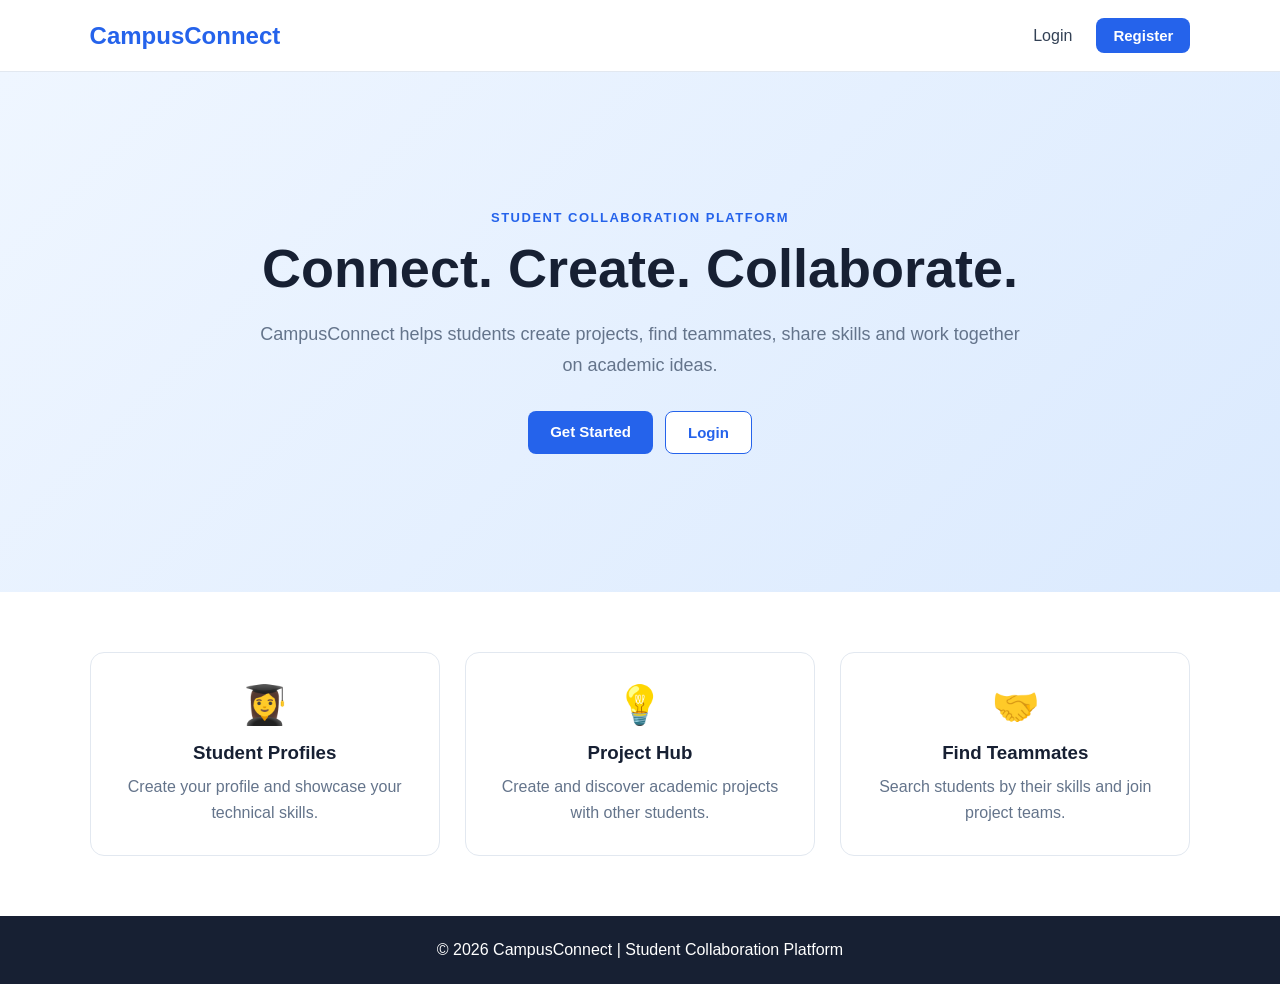
<file: index.html>
<!DOCTYPE html><html lang="en"><head><meta charset="UTF-8"><meta name="viewport" content="width=device-width,initial-scale=1.0"><title>CampusConnect</title><link rel="stylesheet" href="css/style.css"></head><body>
<nav class="navbar"><div class="logo">CampusConnect</div><div><a href="login.html" class="nav-link">Login</a><a href="register.html" class="btn small-btn">Register</a></div></nav>
<section class="hero"><div class="hero-content"><p class="tag">STUDENT COLLABORATION PLATFORM</p><h1>Connect. Create. Collaborate.</h1><p>CampusConnect helps students create projects, find teammates, share skills and work together on academic ideas.</p><div class="hero-buttons"><a href="register.html" class="btn">Get Started</a><a href="login.html" class="outline-btn">Login</a></div></div></section>
<section class="features"><div class="feature-card"><div class="icon">👩‍🎓</div><h3>Student Profiles</h3><p>Create your profile and showcase your technical skills.</p></div><div class="feature-card"><div class="icon">💡</div><h3>Project Hub</h3><p>Create and discover academic projects with other students.</p></div><div class="feature-card"><div class="icon">🤝</div><h3>Find Teammates</h3><p>Search students by their skills and join project teams.</p></div></section><footer><p>© 2026 CampusConnect | Student Collaboration Platform</p></footer></body></html>
</file>
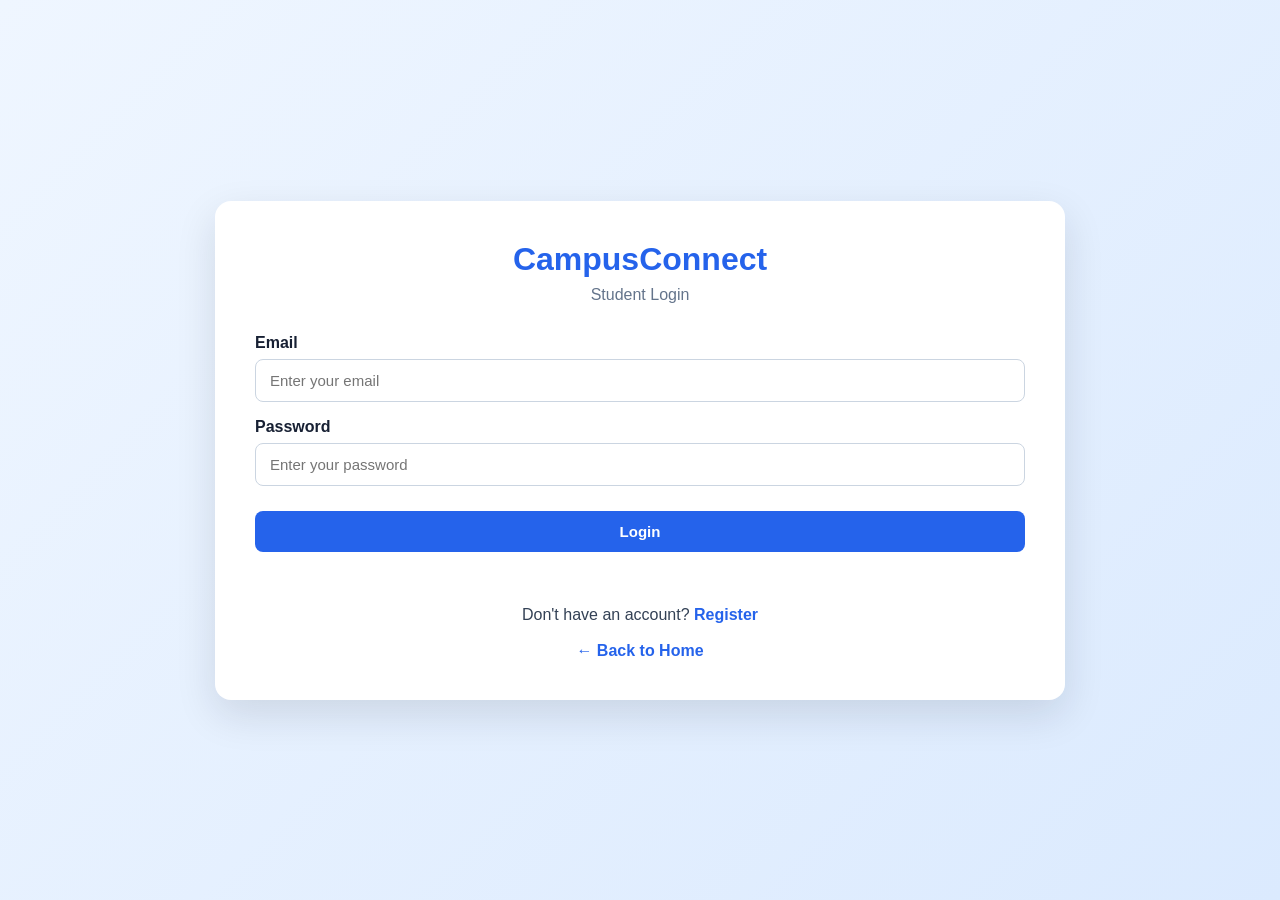
<file: dashboard.html>
<!DOCTYPE html><html lang="en"><head><meta charset="UTF-8"><meta name="viewport" content="width=device-width,initial-scale=1.0"><title>Dashboard - CampusConnect</title><link rel="stylesheet" href="css/style.css"></head><body class="app-body"><nav class="navbar dashboard-nav"><div class="logo">CampusConnect</div><div class="nav-menu"><a href="dashboard.html">Dashboard</a><a href="projects.html">Projects</a><a href="students.html">Students</a><a href="profile.html">Profile</a><button onclick="logout()" class="logout-btn">Logout</button></div></nav><main class="main-content"><div class="page-heading"><div><p class="tag">STUDENT DASHBOARD</p><h1>Welcome, <span id="welcomeName">Student</span>! 👋</h1><p>Manage your projects, skills and student connections.</p></div><a href="projects.html" class="btn">Explore Projects</a></div><div class="stats-grid"><div class="stat-card"><span>📁</span><div><h2 id="myProjectCount">0</h2><p>My Projects</p></div></div><div class="stat-card"><span>🤝</span><div><h2 id="joinedCount">0</h2><p>Joined Projects</p></div></div><div class="stat-card"><span>👥</span><div><h2 id="studentCount">0</h2><p>Students</p></div></div><div class="stat-card"><span>💡</span><div><h2 id="totalProjectCount">0</h2><p>Total Projects</p></div></div></div><section class="content-section"><div class="section-header"><h2>Recent Projects</h2><a href="projects.html">View All →</a></div><div id="dashboardProjects" class="project-grid"></div></section><section class="content-section"><div class="section-header"><h2>Your Skills</h2><a href="profile.html">Edit Profile →</a></div><div id="dashboardSkills" class="skill-list"></div></section></main><script src="js/app.js"></script></body></html>
</file>
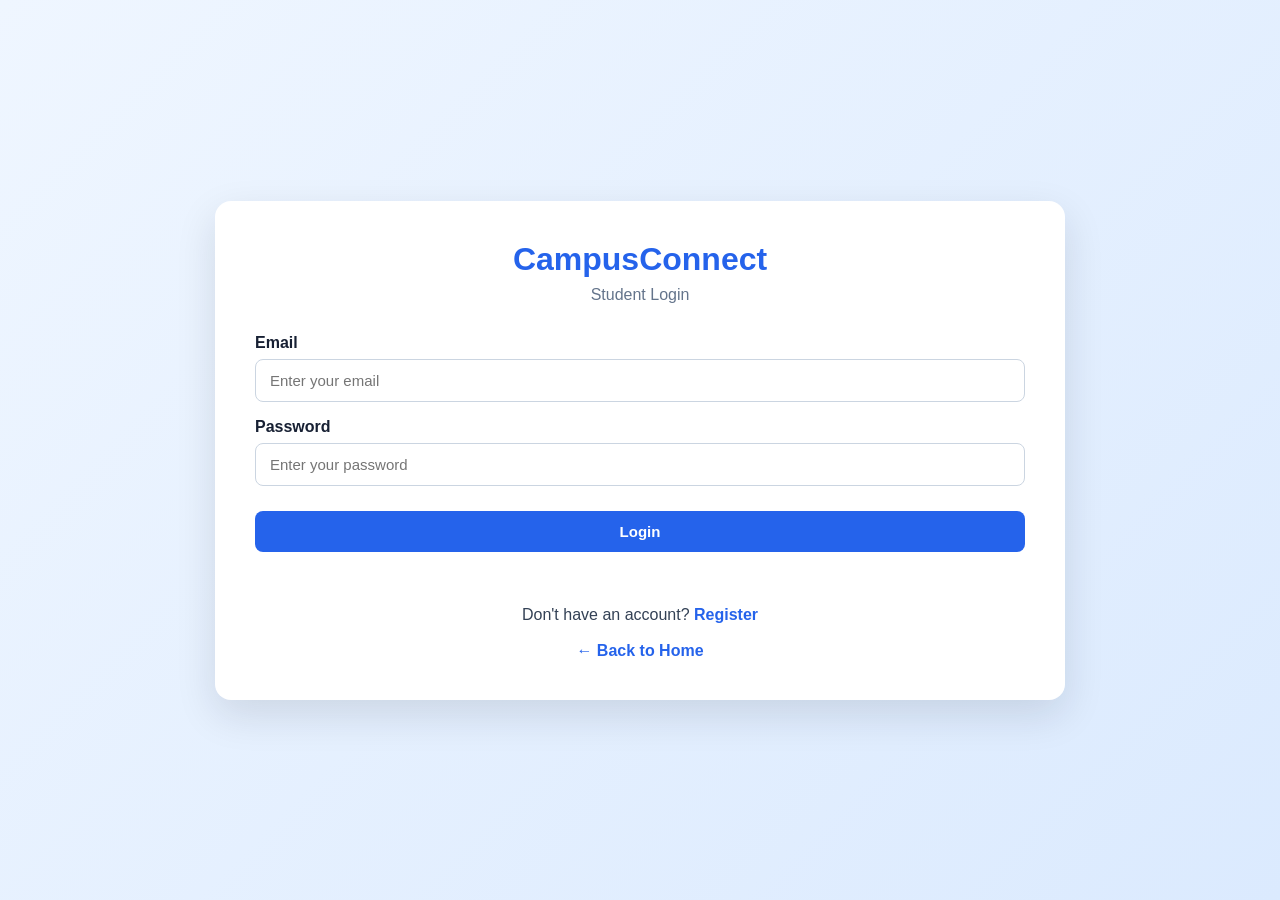
<file: login.html>
<!DOCTYPE html><html lang="en"><head><meta charset="UTF-8"><meta name="viewport" content="width=device-width,initial-scale=1.0"><title>Login - CampusConnect</title><link rel="stylesheet" href="css/style.css"></head><body class="auth-body"><div class="auth-container"><div class="auth-box"><h1>CampusConnect</h1><p class="subtitle">Student Login</p><form id="loginForm"><label>Email</label><input type="email" id="loginEmail" placeholder="Enter your email" required><label>Password</label><input type="password" id="loginPassword" placeholder="Enter your password" required><button type="submit" class="btn full-btn">Login</button></form><p id="loginMessage" class="message"></p><p class="switch-text">Don't have an account? <a href="register.html">Register</a></p><a href="index.html" class="back-link">← Back to Home</a></div></div><script src="js/app.js"></script></body></html>
</file>
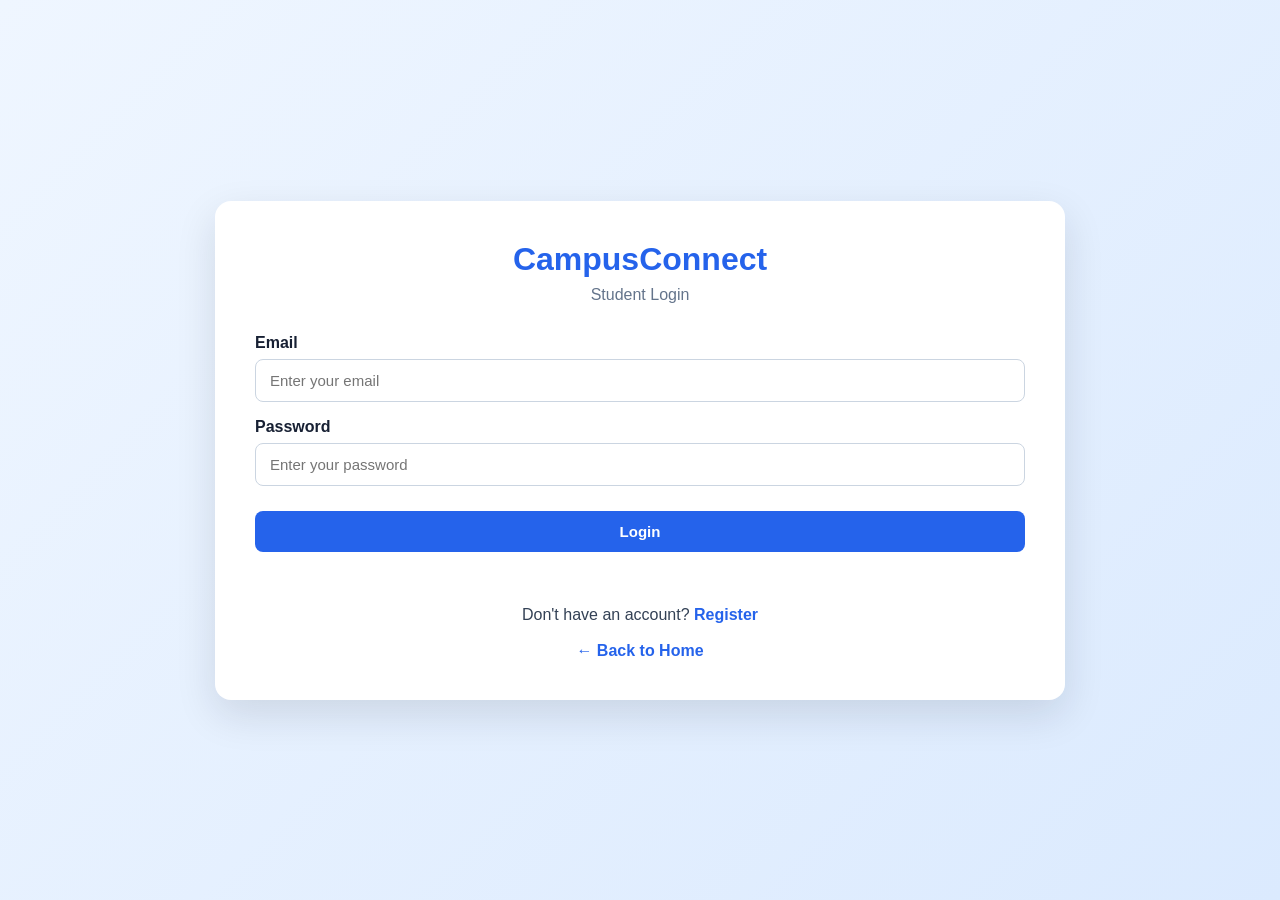
<file: profile.html>
<!DOCTYPE html><html lang="en"><head><meta charset="UTF-8"><meta name="viewport" content="width=device-width,initial-scale=1.0"><title>Profile - CampusConnect</title><link rel="stylesheet" href="css/style.css"></head><body class="app-body"><nav class="navbar dashboard-nav"><div class="logo">CampusConnect</div><div class="nav-menu"><a href="dashboard.html">Dashboard</a><a href="projects.html">Projects</a><a href="students.html">Students</a><a href="profile.html" class="active">Profile</a><button onclick="logout()" class="logout-btn">Logout</button></div></nav><main class="main-content"><div class="page-heading"><div><p class="tag">MY PROFILE</p><h1>Student Profile</h1><p>Update your information and technical skills.</p></div></div><div class="profile-layout"><div class="profile-card"><div class="avatar" id="profileAvatar">R</div><h2 id="profileNameCard">Student</h2><p id="profileBranchCard">CSE</p><p id="profileCollegeCard">College</p></div><div class="form-card"><form id="profileForm"><div class="form-grid"><div><label>Full Name</label><input id="profileName" required></div><div><label>Roll Number</label><input id="profileRoll" required></div><div><label>Email</label><input type="email" id="profileEmail" required></div><div><label>College</label><input id="profileCollege" required></div><div><label>Branch</label><select id="profileBranch"><option>CSE</option><option>ECE</option><option>EEE</option><option>IT</option><option>MECH</option><option>CIVIL</option></select></div><div><label>Year</label><select id="profileYear"><option>1st Year</option><option>2nd Year</option><option>3rd Year</option><option>4th Year</option></select></div></div><label>Skills</label><input id="profileSkills" placeholder="Python, Java, HTML, CSS"><label>About Me</label><textarea id="profileAbout" placeholder="Write something about yourself..."></textarea><button type="submit" class="btn">Save Changes</button></form><p id="profileMessage" class="message"></p></div></div></main><script src="js/app.js"></script></body></html>
</file>
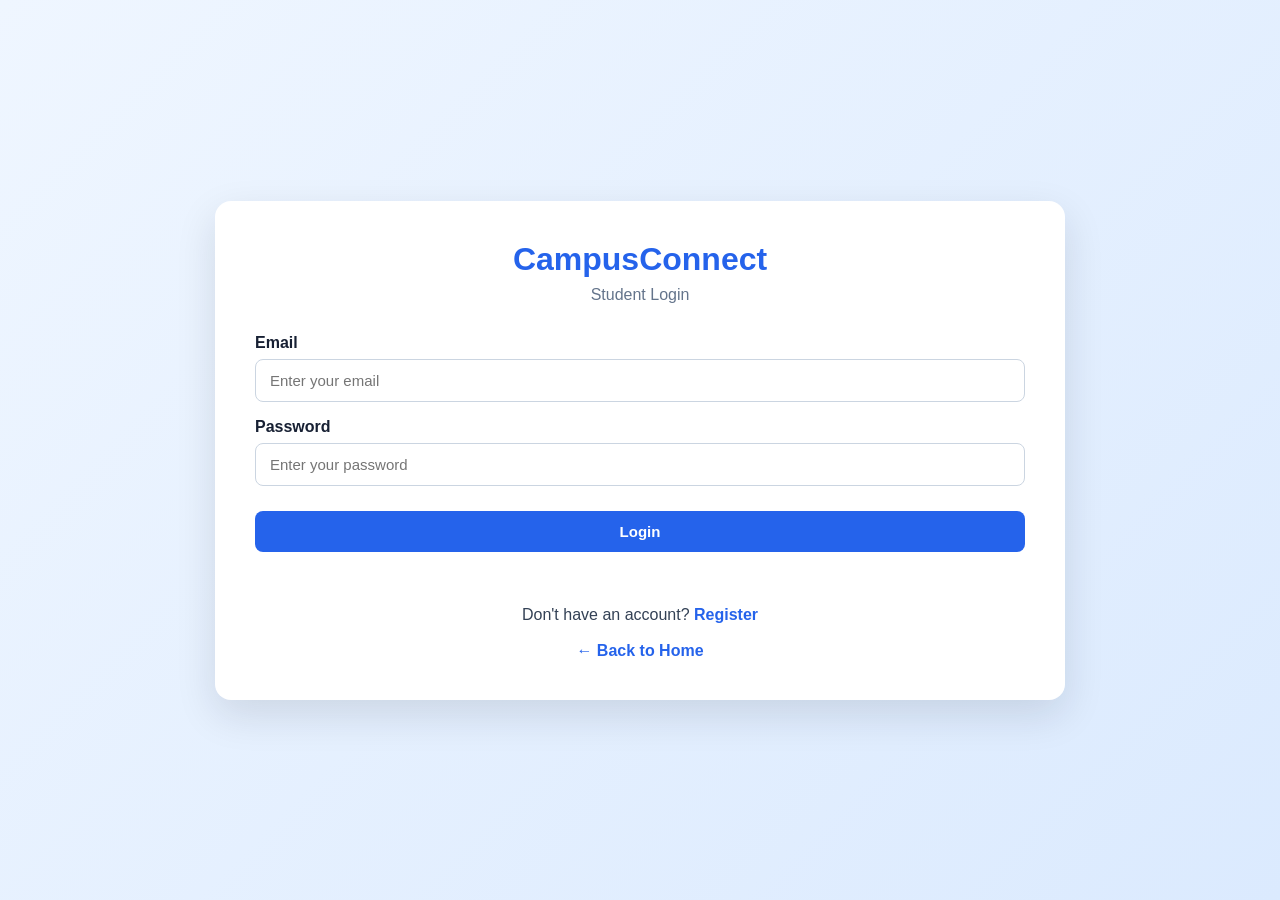
<file: projects.html>
<!DOCTYPE html><html lang="en"><head><meta charset="UTF-8"><meta name="viewport" content="width=device-width,initial-scale=1.0"><title>Projects - CampusConnect</title><link rel="stylesheet" href="css/style.css"></head><body class="app-body"><nav class="navbar dashboard-nav"><div class="logo">CampusConnect</div><div class="nav-menu"><a href="dashboard.html">Dashboard</a><a href="projects.html" class="active">Projects</a><a href="students.html">Students</a><a href="profile.html">Profile</a><button onclick="logout()" class="logout-btn">Logout</button></div></nav><main class="main-content"><div class="page-heading"><div><p class="tag">PROJECT HUB</p><h1>Projects</h1><p>Create a project or find a project to join.</p></div><button onclick="openProjectForm()" class="btn">+ Create Project</button></div><div class="search-box"><input id="projectSearch" placeholder="Search projects by name, category or skill..." oninput="renderProjects()"></div><div id="projectMessage" class="message"></div><div id="projectList" class="project-grid"></div></main><div id="projectModal" class="modal hidden"><div class="modal-box"><button class="close-btn" onclick="closeProjectForm()">×</button><h2>Create New Project</h2><form id="projectForm"><label>Project Name</label><input id="projectName" required><label>Description</label><textarea id="projectDescription" required></textarea><label>Category</label><select id="projectCategory" required><option value="">Select category</option><option>Web Development</option><option>Artificial Intelligence</option><option>Machine Learning</option><option>Cyber Security</option><option>Data Science</option><option>IoT</option><option>Mobile Application</option></select><label>Required Skills</label><input id="projectSkills" placeholder="Java, HTML, MongoDB" required><label>Team Size</label><input type="number" id="projectTeamSize" min="1" max="20" value="4" required><button type="submit" class="btn full-btn">Create Project</button></form></div></div><script src="js/app.js"></script></body></html>
</file>
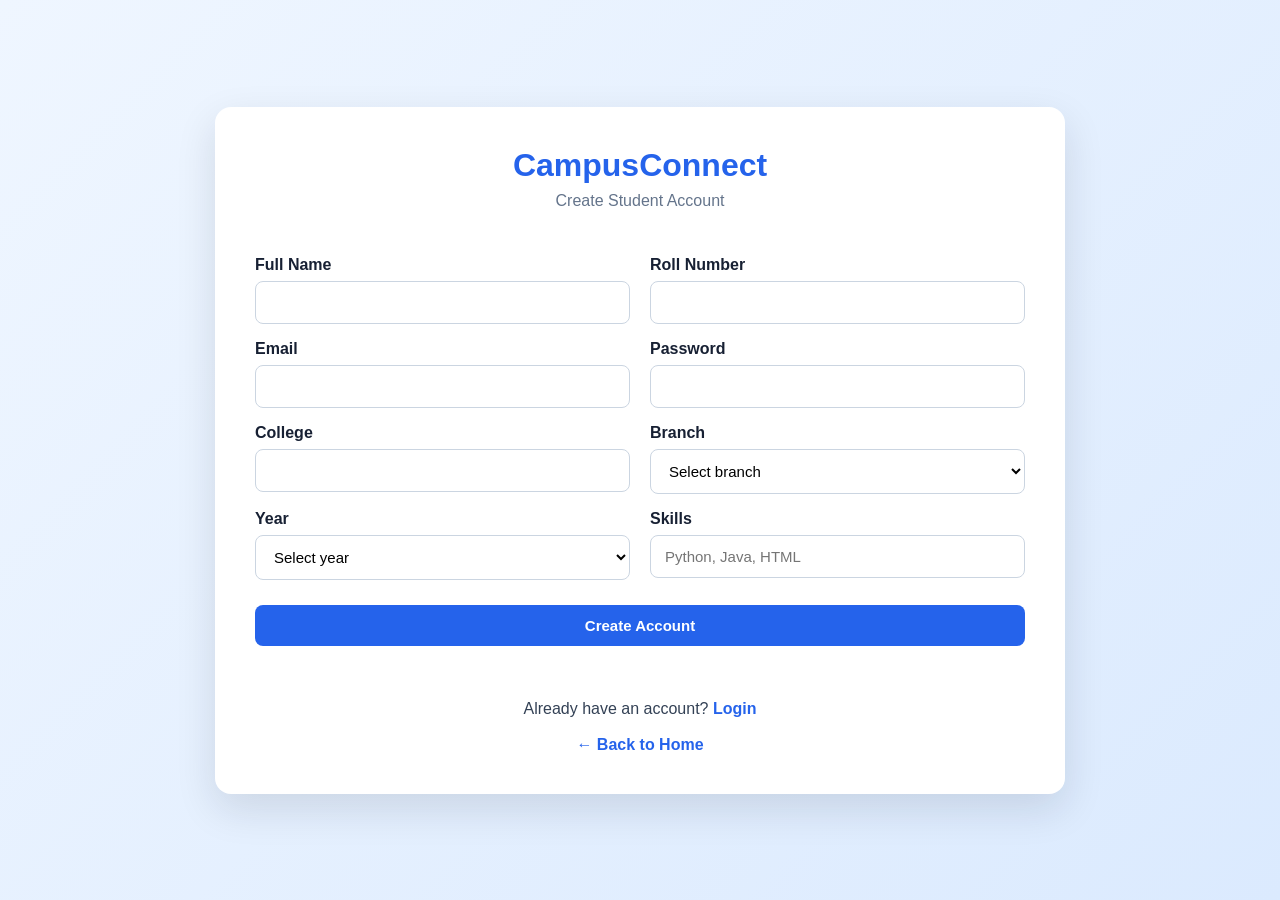
<file: register.html>
<!DOCTYPE html><html lang="en"><head><meta charset="UTF-8"><meta name="viewport" content="width=device-width,initial-scale=1.0"><title>Register - CampusConnect</title><link rel="stylesheet" href="css/style.css"></head><body class="auth-body"><div class="auth-container"><div class="auth-box register-box"><h1>CampusConnect</h1><p class="subtitle">Create Student Account</p><form id="registerForm"><div class="form-grid"><div><label>Full Name</label><input id="regName" required></div><div><label>Roll Number</label><input id="regRoll" required></div><div><label>Email</label><input type="email" id="regEmail" required></div><div><label>Password</label><input type="password" id="regPassword" required></div><div><label>College</label><input id="regCollege" required></div><div><label>Branch</label><select id="regBranch" required><option value="">Select branch</option><option>CSE</option><option>ECE</option><option>EEE</option><option>IT</option><option>MECH</option><option>CIVIL</option></select></div><div><label>Year</label><select id="regYear" required><option value="">Select year</option><option>1st Year</option><option>2nd Year</option><option>3rd Year</option><option>4th Year</option></select></div><div><label>Skills</label><input id="regSkills" placeholder="Python, Java, HTML"></div></div><button type="submit" class="btn full-btn">Create Account</button></form><p id="registerMessage" class="message"></p><p class="switch-text">Already have an account? <a href="login.html">Login</a></p><a href="index.html" class="back-link">← Back to Home</a></div></div><script src="js/app.js"></script></body></html>
</file>
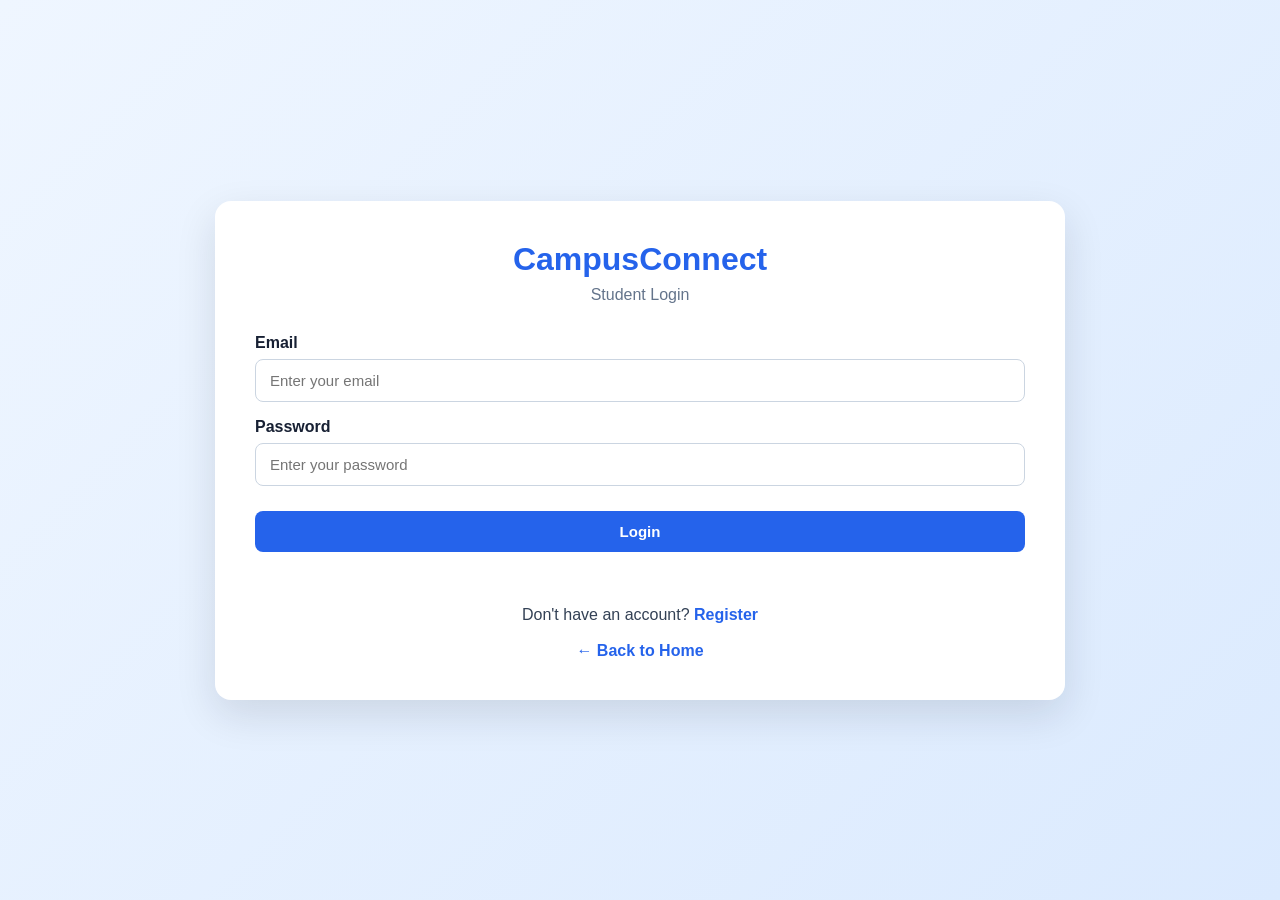
<file: students.html>
<!DOCTYPE html><html lang="en"><head><meta charset="UTF-8"><meta name="viewport" content="width=device-width,initial-scale=1.0"><title>Students - CampusConnect</title><link rel="stylesheet" href="css/style.css"></head><body class="app-body"><nav class="navbar dashboard-nav"><div class="logo">CampusConnect</div><div class="nav-menu"><a href="dashboard.html">Dashboard</a><a href="projects.html">Projects</a><a href="students.html" class="active">Students</a><a href="profile.html">Profile</a><button onclick="logout()" class="logout-btn">Logout</button></div></nav><main class="main-content"><div class="page-heading"><div><p class="tag">STUDENT NETWORK</p><h1>Find Students</h1><p>Search for teammates based on name, branch or skills.</p></div></div><div class="search-box"><input id="studentSearch" placeholder="Search by name, branch or skill..." oninput="renderStudents()"></div><div id="studentList" class="student-grid"></div></main><script src="js/app.js"></script></body></html>
</file>
<file: css/style.css>
*{box-sizing:border-box;margin:0;padding:0}:root{--primary:#2563eb;--primary-dark:#1d4ed8;--dark:#172033;--text:#334155;--muted:#64748b;--white:#fff;--border:#e2e8f0;--success:#16a34a;--danger:#dc2626}body{font-family:Arial,Helvetica,sans-serif;color:var(--text);background:#f8fafc}a{text-decoration:none;color:inherit}.navbar{min-height:72px;padding:0 7%;background:#fff;display:flex;align-items:center;justify-content:space-between;border-bottom:1px solid var(--border)}.logo{font-size:24px;font-weight:800;color:var(--primary)}.nav-link{margin-right:24px}.btn,.outline-btn{display:inline-block;padding:12px 22px;border-radius:8px;border:none;cursor:pointer;font-size:15px;font-weight:700}.btn{background:var(--primary);color:#fff}.btn:hover{background:var(--primary-dark)}.outline-btn{border:1px solid var(--primary);color:var(--primary);background:#fff}.small-btn{padding:9px 17px}.hero{min-height:520px;display:flex;align-items:center;justify-content:center;text-align:center;padding:60px 20px;background:linear-gradient(135deg,#eff6ff,#dbeafe)}.hero-content{max-width:780px}.tag{color:var(--primary);font-weight:800;font-size:13px;letter-spacing:1.5px;margin-bottom:12px}.hero h1{font-size:54px;color:var(--dark);margin-bottom:20px}.hero p:not(.tag){font-size:18px;line-height:1.7;color:var(--muted)}.hero-buttons{margin-top:30px;display:flex;justify-content:center;gap:12px}.features{padding:60px 7%;display:grid;grid-template-columns:repeat(3,1fr);gap:25px;background:#fff}.feature-card{padding:30px;border:1px solid var(--border);border-radius:14px;text-align:center}.icon{font-size:38px;margin-bottom:15px}.feature-card h3{margin-bottom:10px;color:var(--dark)}.feature-card p{color:var(--muted);line-height:1.6}footer{text-align:center;padding:25px;background:var(--dark);color:#fff}.auth-body{min-height:100vh;background:linear-gradient(135deg,#eff6ff,#dbeafe);display:flex;align-items:center;justify-content:center;padding:30px}.auth-container{width:100%;max-width:850px}.auth-box{background:#fff;border-radius:16px;padding:40px;box-shadow:0 15px 40px rgba(15,23,42,.12)}.auth-box h1{text-align:center;color:var(--primary)}.subtitle{text-align:center;color:var(--muted);margin:8px 0 30px}label{display:block;font-weight:700;margin:16px 0 7px;color:var(--dark)}input,select,textarea{width:100%;padding:12px 14px;border:1px solid #cbd5e1;border-radius:8px;outline:none;font-size:15px;background:#fff}input:focus,select:focus,textarea:focus{border-color:var(--primary)}textarea{min-height:110px;resize:vertical}.full-btn{width:100%;margin-top:25px}.form-grid{display:grid;grid-template-columns:1fr 1fr;gap:0 20px}.switch-text{text-align:center;margin-top:20px}.switch-text a,.back-link,.section-header a{color:var(--primary);font-weight:700}.back-link{display:block;text-align:center;margin-top:18px}.message{min-height:22px;margin-top:12px;text-align:center;font-weight:700}.app-body{background:#f8fafc}.dashboard-nav{padding:0 5%}.nav-menu{display:flex;align-items:center;gap:22px}.nav-menu a{font-size:14px}.nav-menu a.active,.nav-menu a:hover{color:var(--primary)}.logout-btn{border:none;background:#fee2e2;color:var(--danger);padding:9px 14px;border-radius:7px;cursor:pointer;font-weight:700}.main-content{width:90%;max-width:1200px;margin:auto;padding:45px 0}.page-heading{display:flex;justify-content:space-between;align-items:center;gap:20px;margin-bottom:30px}.page-heading h1{color:var(--dark);margin-bottom:8px}.page-heading p:not(.tag){color:var(--muted)}.stats-grid{display:grid;grid-template-columns:repeat(4,1fr);gap:18px;margin-bottom:40px}.stat-card{background:#fff;border:1px solid var(--border);border-radius:12px;padding:22px;display:flex;gap:15px;align-items:center}.stat-card>span{font-size:30px}.stat-card h2{color:var(--dark)}.stat-card p{color:var(--muted);font-size:14px;margin-top:4px}.content-section{margin-bottom:35px}.section-header{display:flex;justify-content:space-between;align-items:center;margin-bottom:16px}.section-header h2{color:var(--dark)}.project-grid,.student-grid{display:grid;grid-template-columns:repeat(3,1fr);gap:20px}.project-card,.student-card{background:#fff;border:1px solid var(--border);border-radius:12px;padding:22px}.project-card h3,.student-card h3{color:var(--dark);margin-bottom:10px}.project-card p,.student-card p{color:var(--muted);line-height:1.5;font-size:14px}.badge{display:inline-block;background:#dbeafe;color:#1d4ed8;padding:5px 9px;border-radius:20px;font-size:12px;font-weight:700;margin:4px 4px 8px 0}.skill-list{display:flex;flex-wrap:wrap;gap:8px}.search-box{margin-bottom:25px}.search-box input{background:#fff;padding:15px}.card-buttons{display:flex;gap:8px;margin-top:16px}.card-buttons button{flex:1}.join-btn{border:none;background:var(--success);color:#fff;padding:10px;border-radius:7px;cursor:pointer;font-weight:700}.join-btn:disabled{background:#94a3b8;cursor:not-allowed}.delete-btn{border:none;background:#fee2e2;color:var(--danger);padding:10px;border-radius:7px;cursor:pointer}.modal{position:fixed;inset:0;background:rgba(15,23,42,.55);display:flex;justify-content:center;align-items:center;padding:20px}.modal-box{width:100%;max-width:600px;background:#fff;border-radius:14px;padding:30px;position:relative;max-height:90vh;overflow-y:auto}.modal-box h2{color:var(--dark);margin-bottom:15px}.close-btn{position:absolute;right:18px;top:15px;border:none;background:transparent;font-size:28px;cursor:pointer;color:var(--muted)}.hidden{display:none}.profile-layout{display:grid;grid-template-columns:300px 1fr;gap:25px}.profile-card,.form-card{background:#fff;border:1px solid var(--border);border-radius:14px;padding:30px}.profile-card{text-align:center;height:fit-content}.avatar{width:90px;height:90px;border-radius:50%;background:var(--primary);color:#fff;display:flex;align-items:center;justify-content:center;font-size:38px;font-weight:800;margin:0 auto 18px}.profile-card h2{color:var(--dark);margin-bottom:8px}.profile-card p{color:var(--muted);margin-bottom:5px}.empty-state{grid-column:1/-1;text-align:center;background:#fff;padding:40px;border:1px dashed #cbd5e1;border-radius:12px;color:var(--muted)}@media(max-width:850px){.features,.project-grid,.student-grid,.stats-grid{grid-template-columns:1fr 1fr}.profile-layout{grid-template-columns:1fr}.nav-menu{gap:10px}}@media(max-width:600px){.navbar{padding:18px 5%;flex-direction:column;gap:15px}.nav-menu{flex-wrap:wrap;justify-content:center}.hero h1{font-size:38px}.features,.project-grid,.student-grid,.stats-grid,.form-grid{grid-template-columns:1fr}.page-heading{flex-direction:column;align-items:flex-start}.auth-box{padding:25px}}
</file>
